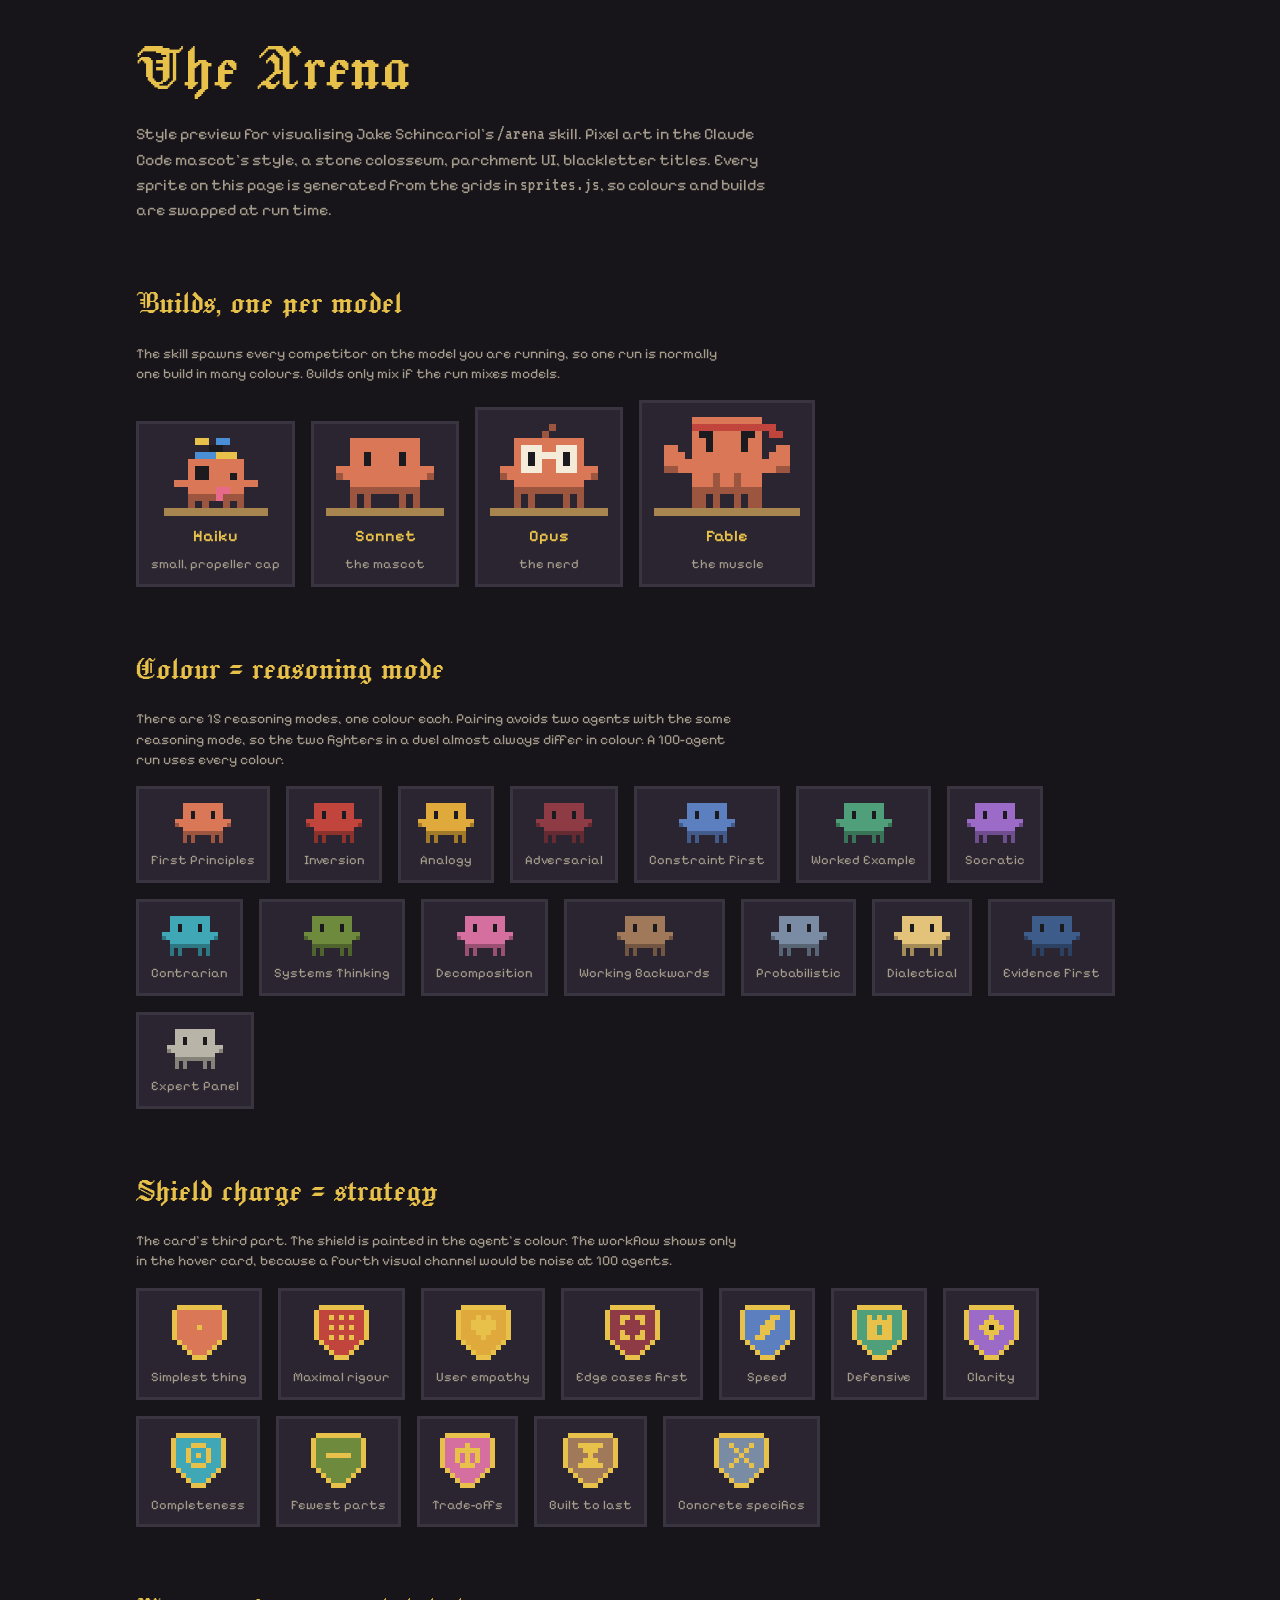
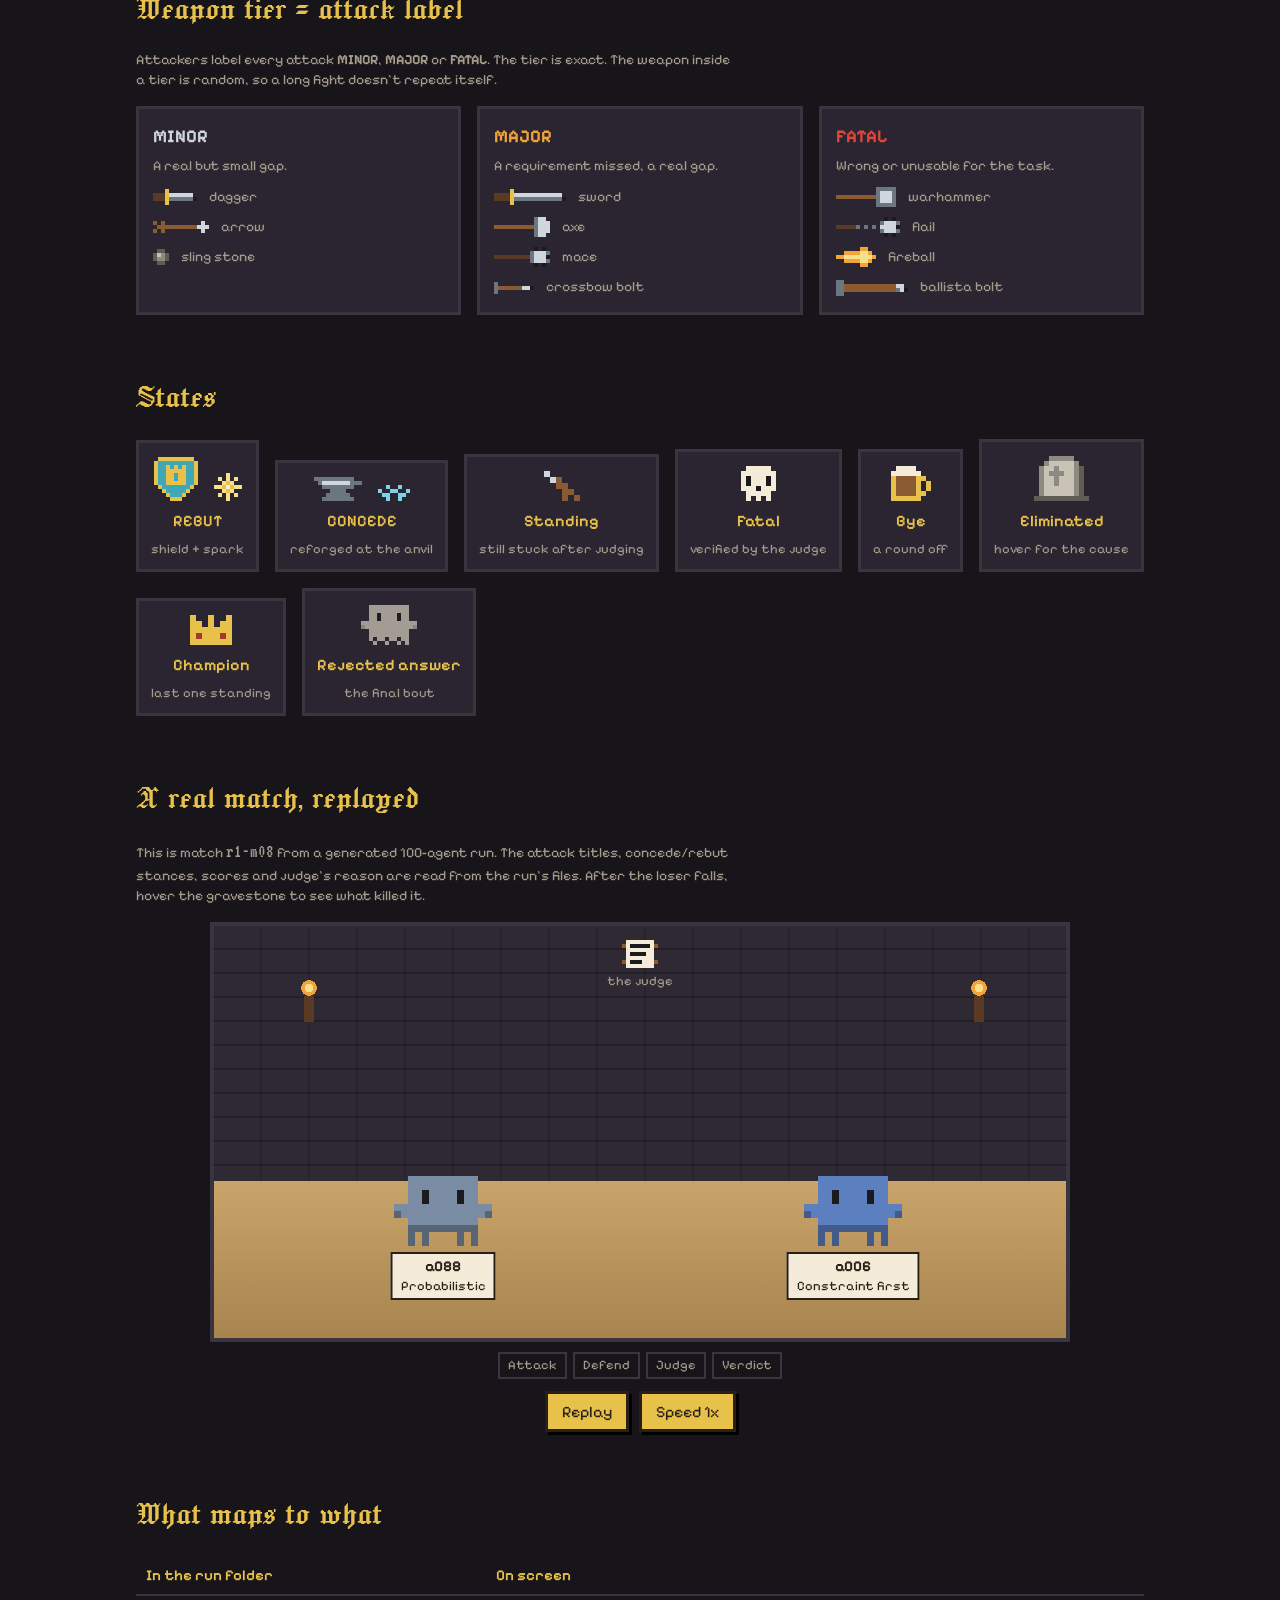
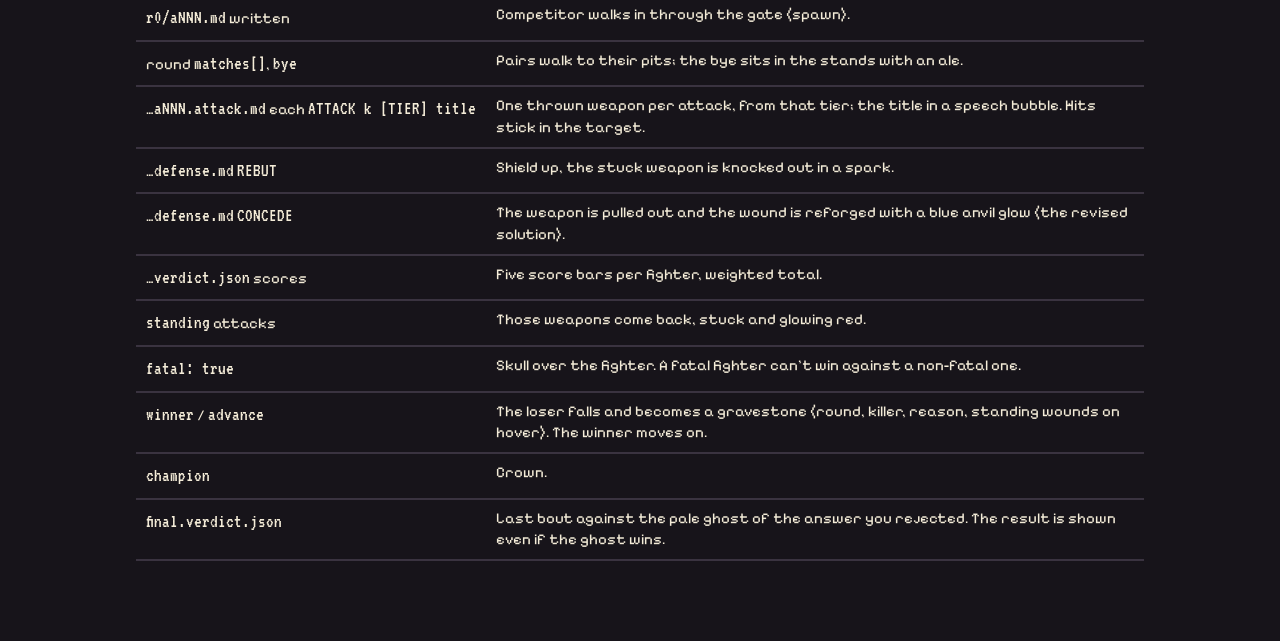
<file: design/arena-preview.html>
<!doctype html>
<html lang="en">
<head>
<meta charset="utf-8">
<meta name="viewport" content="width=device-width, initial-scale=1">
<title>Arena Style Preview</title>
<link rel="preconnect" href="https://fonts.googleapis.com">
<link href="https://fonts.googleapis.com/css2?family=Jacquard+24&family=Pixelify+Sans:wght@400;600&family=VT323&display=swap" rel="stylesheet">
<style>
  :root {
    --night: #17141a;      /* page */
    --stone: #2a2530;      /* panels */
    --stone-2: #3a3340;
    --sand: #c9a46a;       /* arena floor */
    --sand-2: #a8844f;
    --parchment: #f4ecd8;
    --ink: #2a1f17;
    --gold: #e8c14a;
    --blood: #c2453d;
    --steel: #cfd6dc;
    --glow: #7fd1e8;
    --muted: #a59c8c;
    --minor: #cfd6dc;
    --major: #f2a33a;
    --fatal: #e0483c;
  }
  * { box-sizing: border-box; }
  body {
    margin: 0; background: var(--night); color: var(--parchment);
    font-family: 'Pixelify Sans', system-ui, sans-serif; font-size: 16px; line-height: 1.45;
  }
  main { max-width: 1040px; margin: 0 auto; padding: 32px 16px 80px; }
  h1, h2 { font-family: 'Jacquard 24', serif; font-weight: 400; color: var(--gold); margin: 0; }
  h1 { font-size: clamp(44px, 8vw, 72px); line-height: 1; }
  h2 { font-size: 36px; margin-top: 56px; }
  .lede { color: var(--muted); max-width: 70ch; }
  .note { color: var(--muted); font-size: 14px; max-width: 75ch; }
  code, .mono { font-family: 'VT323', monospace; font-size: 19px; }
  svg { display: block; image-rendering: pixelated; }

  .row { display: flex; flex-wrap: wrap; gap: 16px; align-items: flex-end; margin-top: 16px; }
  .card {
    background: var(--stone); border: 3px solid var(--stone-2); padding: 14px 12px 10px;
    display: flex; flex-direction: column; align-items: center; gap: 8px; min-width: 96px;
  }
  .card b { color: var(--gold); font-weight: 600; }
  .card span { font-size: 13px; color: var(--muted); text-align: center; }
  .plinth { padding: 0 10px; border-bottom: 8px solid var(--sand-2); }

  .bob { animation: bob 0.9s steps(2) infinite; }
  @keyframes bob { 50% { transform: translateY(-3px); } }

  .tiers { display: grid; grid-template-columns: repeat(auto-fit, minmax(300px, 1fr)); gap: 16px; margin-top: 16px; }
  .tier { background: var(--stone); border: 3px solid var(--stone-2); padding: 14px; }
  .tier h3 { margin: 0 0 4px; font-size: 18px; }
  .tier .w { display: flex; align-items: center; gap: 12px; margin-top: 10px; font-size: 14px; color: var(--muted); }
  .MINOR h3 { color: var(--minor); } .MAJOR h3 { color: var(--major); } .FATAL h3 { color: var(--fatal); }

  table { border-collapse: collapse; width: 100%; margin-top: 16px; font-size: 15px; }
  th, td { text-align: left; padding: 8px 10px; border-bottom: 2px solid var(--stone-2); vertical-align: top; }
  th { color: var(--gold); font-weight: 600; }
  td:first-child { white-space: nowrap; }
  .table-wrap { overflow-x: auto; }

  /* ---------------------------------------------------------------- duel stage */
  .stage-wrap { margin-top: 16px; overflow-x: auto; }
  .stage {
    position: relative; width: 860px; height: 420px; overflow: hidden; margin: 0 auto;
    background:
      linear-gradient(to bottom, transparent 62%, var(--sand) 62%, var(--sand-2) 100%),
      repeating-linear-gradient(90deg, #2f2934 0 46px, #28232d 46px 48px),
      var(--stone);
    border: 4px solid var(--stone-2);
  }
  .stage::before { /* stone wall courses */
    content: ''; position: absolute; inset: 0 0 38% 0;
    background: repeating-linear-gradient(to bottom, transparent 0 22px, rgba(0,0,0,.25) 22px 24px);
  }
  .torch { position: absolute; top: 70px; width: 10px; height: 26px; background: #5a3a22; }
  .torch::after {
    content: ''; position: absolute; left: -5px; top: -18px; width: 20px; height: 20px;
    background: radial-gradient(circle, #f7e08a 0 30%, #f2a33a 31% 55%, transparent 56%);
    animation: flicker 0.4s steps(2) infinite;
  }
  @keyframes flicker { 50% { transform: scale(1.15) translateY(-2px); opacity: .85; } }
  .judge-box {
    position: absolute; left: 50%; top: 14px; transform: translateX(-50%);
    display: flex; flex-direction: column; align-items: center; gap: 4px;
    font-size: 13px; color: var(--muted);
  }
  .fighter { position: absolute; bottom: 92px; transition: filter .4s; }
  .fighter .body { transform-origin: 50% 100%; }
  .fighter.dead .body { filter: grayscale(1) brightness(.6); }
  .tag {
    position: absolute; bottom: -54px; left: 50%; transform: translateX(-50%); white-space: nowrap;
    text-align: center; font-size: 13px; color: var(--ink); background: var(--parchment);
    padding: 2px 8px; border: 2px solid var(--ink);
  }
  .tag b { display: block; font-size: 15px; }
  .stuck { position: absolute; pointer-events: none; }
  .stuck.standing { filter: drop-shadow(0 0 3px var(--fatal)); }
  .proj { position: absolute; pointer-events: none; z-index: 5; }
  .fx { position: absolute; pointer-events: none; z-index: 6; }
  .bubble {
    position: absolute; z-index: 8; max-width: 300px; padding: 6px 10px;
    background: var(--parchment); color: var(--ink); border: 3px solid var(--ink);
    font-family: 'VT323', monospace; font-size: 19px; line-height: 1.1;
  }
  .bubble::after {
    content: ''; position: absolute; bottom: -12px; left: 24px; border: 6px solid transparent;
    border-top-color: var(--ink);
  }
  .bubble .sev { font-family: 'Pixelify Sans'; font-weight: 600; font-size: 13px; letter-spacing: .04em; }
  .sev.MINOR { color: #5f6b75; } .sev.MAJOR { color: #b8661a; } .sev.FATAL { color: var(--blood); }
  .sev.REBUT { color: #2f6aa8; } .sev.CONCEDE { color: #3c8a5f; }
  .banner {
    position: absolute; left: 50%; top: 150px; transform: translateX(-50%); z-index: 9;
    font-family: 'Jacquard 24', serif; font-size: 44px; color: var(--gold);
    text-shadow: 3px 3px 0 #000; white-space: nowrap; pointer-events: none;
  }
  .scores {
    position: absolute; top: 74px; width: 200px; z-index: 7; font-size: 12px;
    background: rgba(23,20,26,.85); border: 2px solid var(--stone-2); padding: 6px 8px;
  }
  .scores .bar { height: 7px; background: var(--stone-2); margin: 1px 0 4px; }
  .scores .bar i { display: block; height: 100%; width: 0; background: var(--gold); transition: width .6s steps(8); }
  .scores .tot { font-size: 18px; color: var(--gold); }
  .grave { position: absolute; bottom: 92px; cursor: help; z-index: 4; }
  .tip {
    position: absolute; z-index: 20; width: 330px; padding: 10px 12px; display: none;
    background: var(--parchment); color: var(--ink); border: 3px solid var(--ink); font-size: 14px;
  }
  .tip h4 { margin: 0 0 4px; font-family: 'Jacquard 24'; font-weight: 400; font-size: 26px; color: var(--blood); }
  .tip ul { margin: 4px 0 0; padding-left: 18px; }
  .controls { display: flex; gap: 10px; justify-content: center; margin-top: 12px; flex-wrap: wrap; }
  button {
    font: inherit; color: var(--ink); background: var(--gold); border: 3px solid var(--ink);
    padding: 6px 14px; cursor: pointer; box-shadow: 3px 3px 0 #000;
  }
  button:active { transform: translate(2px, 2px); box-shadow: 1px 1px 0 #000; }
  .phase-strip { display: flex; justify-content: center; gap: 6px; margin-top: 10px; font-size: 13px; flex-wrap: wrap; }
  .phase-strip span { padding: 2px 8px; border: 2px solid var(--stone-2); color: var(--muted); }
  .phase-strip span.on { border-color: var(--gold); color: var(--gold); }
  @keyframes shake { 25% { transform: translate(-4px, 2px); } 50% { transform: translate(4px, -2px); } 75% { transform: translate(-2px, 0); } }
  .shake { animation: shake .25s steps(3) 2; }
</style>
</head>
<body>
<main>
  <h1>The Arena</h1>
  <p class="lede">Style preview for visualising Jake Schincariol's <code>/arena</code> skill. Pixel art in the Claude Code mascot's
    style, a stone colosseum, parchment UI, blackletter titles. Every sprite on this page is generated from the grids in
    <code>sprites.js</code>, so colours and builds are swapped at run time.</p>

  <h2>Builds, one per model</h2>
  <p class="note">The skill spawns every competitor on the model you are running, so one run is normally one build in
    many colours. Builds only mix if the run mixes models.</p>
  <div class="row" id="builds"></div>

  <h2>Colour = reasoning mode</h2>
  <p class="note">There are 15 reasoning modes, one colour each. Pairing avoids two agents with the same reasoning mode,
    so the two fighters in a duel almost always differ in colour. A 100-agent run uses every colour.</p>
  <div class="row" id="colours"></div>

  <h2>Shield charge = strategy</h2>
  <p class="note">The card's third part. The shield is painted in the agent's colour. The workflow shows only in the
    hover card, because a fourth visual channel would be noise at 100 agents.</p>
  <div class="row" id="shields"></div>

  <h2>Weapon tier = attack label</h2>
  <p class="note">Attackers label every attack <b>MINOR</b>, <b>MAJOR</b> or <b>FATAL</b>. The tier is exact. The
    weapon inside a tier is random, so a long fight doesn't repeat itself.</p>
  <div class="tiers" id="tiers"></div>

  <h2>States</h2>
  <div class="row" id="states"></div>

  <h2>A real match, replayed</h2>
  <p class="note">This is match <code id="mid"></code> from a generated 100-agent run. The attack titles, concede/rebut
    stances, scores and judge's reason are read from the run's files. After the loser falls, hover the gravestone to
    see what killed it.</p>
  <div class="stage-wrap">
    <div class="stage" id="stage">
      <div class="torch" style="left:90px"></div><div class="torch" style="left:760px"></div>
      <div class="judge-box" id="judge"></div>
    </div>
  </div>
  <div class="phase-strip" id="phases"></div>
  <div class="controls">
    <button id="replay">Replay</button>
    <button id="speed">Speed 1x</button>
  </div>
  <div class="tip" id="tip"></div>

  <h2>What maps to what</h2>
  <div class="table-wrap"><table id="map">
    <tr><th>In the run folder</th><th>On screen</th></tr>
    <tr><td><code>r0/aNNN.md</code> written</td><td>Competitor walks in through the gate (spawn).</td></tr>
    <tr><td>round <code>matches[]</code>, <code>bye</code></td><td>Pairs walk to their pits; the bye sits in the stands with an ale.</td></tr>
    <tr><td><code>…aNNN.attack.md</code> each <code>ATTACK k [TIER] title</code></td><td>One thrown weapon per attack, from that tier; the title in a speech bubble. Hits stick in the target.</td></tr>
    <tr><td><code>…defense.md</code> <code>REBUT</code></td><td>Shield up, the stuck weapon is knocked out in a spark.</td></tr>
    <tr><td><code>…defense.md</code> <code>CONCEDE</code></td><td>The weapon is pulled out and the wound is reforged with a blue anvil glow (the revised solution).</td></tr>
    <tr><td><code>…verdict.json</code> scores</td><td>Five score bars per fighter, weighted total.</td></tr>
    <tr><td><code>standing</code> attacks</td><td>Those weapons come back, stuck and glowing red.</td></tr>
    <tr><td><code>fatal: true</code></td><td>Skull over the fighter. A fatal fighter can't win against a non-fatal one.</td></tr>
    <tr><td><code>winner</code> / <code>advance</code></td><td>The loser falls and becomes a gravestone (round, killer, reason, standing wounds on hover). The winner moves on.</td></tr>
    <tr><td><code>champion</code></td><td>Crown.</td></tr>
    <tr><td><code>final.verdict.json</code></td><td>Last bout against the pale ghost of the answer you rejected. The result is shown even if the ghost wins.</td></tr>
  </table></div>
</main>

<script>
/* Arena sprites: pixel grids in the style of the Claude Code mascot.
 *
 * Every sprite is a list of equal-width strings, one char per pixel, '.' is empty.
 * Fighters are palette-swapped per agent: 'B' body, 'S' body shade (derived), the rest fixed.
 * Classic script (no modules) so the page also works from file://.
 */
(function (root) {
  'use strict';

  // ---------------------------------------------------------------- palette

  const FIXED = {
    E: '#1b1b1f', // eyes
    K: '#1b1b1f', // outline / dark detail
    W: '#f4ecd8', // parchment white
    G: '#f4ecd8', // glasses frame
    T: '#e86a8a', // tongue
    R: '#c2453d', // headband red
    Y: '#e8c14a', // gold
    C: '#4a8fd6', // beanie blue
    M: '#cfd6dc', // bright steel
    D: '#6b7680', // dark steel
    H: '#5a3a22', // leather grip
    O: '#8a5a33', // wood
    F: '#f2a33a', // flame
    P: '#f7e08a', // flame core
    X: '#a33a2a', // ember / blood-free "wound" red
    N: '#8d8a82', // stone
    n: '#5f5c56', // stone shade
    L: '#c9c3b5', // stone light
    A: '#7fd1e8', // magic / reforge glow
  };

  // One body colour per reasoning mode (15). Opponents never share a reasoning mode
  // when the pairing can avoid it, so a duel is almost always two different colours.
  const REASONING_COLOURS = {
    'first-principles': '#d97757', // Claude orange
    'inversion': '#c2453d',
    'analogy': '#e0a93b',
    'adversarial': '#8e3b46',
    'constraint-first': '#5b7fbf',
    'worked-example': '#4fa07a',
    'socratic': '#9b6bc7',
    'contrarian': '#3fa7b5',
    'systems-thinking': '#6e8b3d',
    'decomposition': '#d46fa0',
    'working-backwards': '#a0785a',
    'probabilistic': '#7a8ca3',
    'dialectical': '#e3c27a',
    'evidence-first': '#3e5c8a',
    'expert-panel': '#b9b4a8',
  };

  function shade(hex, f) {
    const n = parseInt(hex.slice(1), 16);
    const c = [n >> 16, (n >> 8) & 255, n & 255].map(v => Math.max(0, Math.min(255, Math.round(v * f))));
    return '#' + c.map(v => v.toString(16).padStart(2, '0')).join('');
  }

  // ---------------------------------------------------------------- fighters
  // One build per model family. The arena runs N copies of one model, so a run
  // normally shows one build in 15 colours; mixed builds appear only if a run mixes models.

  const BUILDS = {
    // Sonnet: the mascot as is.
    sonnet: [
      '..BBBBBBBBBB..',
      '..BBBBBBBBBB..',
      '..BBEBBBBEBB..',
      '..BBEBBBBEBB..',
      'BBBBBBBBBBBBBB',
      'SBBBBBBBBBBBBS',
      '..BBBBBBBBBB..',
      '..SSSSSSSSSS..',
      '..S.S....S.S..',
      '..S.S....S.S..',
    ],
    // Haiku: small, propeller beanie, mismatched eyes, tongue out.
    haiku: [
      '...YY.CC....',
      '.....KK.....',
      '...CCCYYY...',
      '..BBBBBBBB..',
      '..BEEBBBBB..',
      '..BEEBBBEB..',
      'BBBBBBBBBBBB',
      '..BBBBTTBB..',
      '..SSSSTSSS..',
      '..S.S..S.S..',
    ],
    // Opus: the nerd. Thick glasses, cowlick.
    opus: [
      '.......S......',
      '......S.......',
      '..BBBBBBBBBB..',
      '..BGGGBBGGGB..',
      '..BGEGGGGEGB..',
      '..BGEGBBGEGB..',
      'BBBGGGBBGGGBBB',
      'SBBBBBBBBBBBBS',
      '..BBBBBBBBBB..',
      '..SSSSSSSSSS..',
      '..S.S....S.S..',
      '..S.S....S.S..',
    ],
    // Fable: the muscle. Headband, angry brows, flexed arms, thick legs.
    fable: [
      '....BBBBBBBBBB....',
      '....RRRRRRRRRRRR..',
      '....BKKBBBBKKB.RR.',
      '....BBEBBBBEBB....',
      'BB..BBEBBBBEBB..BB',
      'BBB.BBBBBBBBBB.BBB',
      'BBBBBBBBBBBBBBBBBB',
      'SSBBBBBBBBBBBBBBSS',
      '....BBBSBBSBBB....',
      '....BBBSBBSBBB....',
      '....SSSSSSSSSS....',
      '....SS.S..S.SS....',
      '....SS.S..S.SS....',
    ],
  };

  // The rejected answer, for the final check: a pale ghost of the plain build.
  const GHOST = [
    '..WWWWWWWWWW..',
    '..WWWWWWWWWW..',
    '..WWKWWWWKWW..',
    '..WWKWWWWKWW..',
    'WWWWWWWWWWWWWW',
    'LWWWWWWWWWWWWL',
    '..WWWWWWWWWW..',
    '..WWWWWWWWWW..',
    '..W.WW.WW.WW..',
    '...W..W..W.W..',
  ];

  // ---------------------------------------------------------------- weapons
  // All drawn pointing right. Tier is the attack's label from the attacker's file,
  // which is the only part of the visual that must be exact; the weapon inside a tier is random.

  const WEAPONS = {
    MINOR: {
      dagger: [
        '...Y.......',
        'HHHYMMMMMM.',
        'HHHYDDDDDDK',
        '...Y.......',
      ],
      arrow: [
        'O.O.........M.',
        '.OOOOOOOOOOMMM',
        'O.O.........M.',
      ],
      'sling stone': [
        '.nn.',
        'nLNn',
        'nNNn',
        '.nn.',
      ],
    },
    MAJOR: {
      sword: [
        '....Y.............',
        'HHHHYMMMMMMMMMMMM.',
        'HHHHYDDDDDDDDDDDDK',
        '....Y.............',
      ],
      axe: [
        '..........DMM.',
        '..........DMMM',
        'OOOOOOOOOODMMM',
        '..........DMMM',
        '..........DMM.',
      ],
      mace: [
        '..........K.K.',
        '.........DMMMD',
        'HHHHHHHHHDMMMK',
        '.........DMMMD',
        '..........K.K.',
      ],
      'crossbow bolt': [
        'D.........',
        'DOOOOOOMMK',
        'D.........',
      ],
    },
    FATAL: {
      warhammer: [
        '..........DDDDD',
        '..........DMMMD',
        'OOOOOOOOOODMMMD',
        '..........DMMMD',
        '..........DDDDD',
      ],
      flail: [
        '............K.K.',
        '...........DMMMD',
        'HHHHHD.D.D.MMMMK',
        '...........DMMMD',
        '............K.K.',
      ],
      fireball: [
        '......FF..',
        '..FFFFPPF.',
        'FFPPPPPPPF',
        '..FFFFPPF.',
        '......FF..',
      ],
      'ballista bolt': [
        'DD................',
        'DDOOOOOOOOOOOOOMM.',
        'DDOOOOOOOOOOOOODMK',
        'DD................',
      ],
    },
  };

  // ---------------------------------------------------------------- props and effects

  const PROPS = {
    // REBUT: the shield comes up and the hit glances off.
    shield: [
      '.YYYYYYYYY.',
      'YBBBBBBBBBY',
      'YBBBBBBBBBY',
      'YBBBBBBBBBY',
      'YBBBBBBBBBY',
      'YBBBBBBBBBY',
      'YBBBBBBBBBY',
      '.YBBBBBBBY.',
      '..YBBBBBY..',
      '...YBBBY...',
      '....YYY....',
    ],
    spark: [
      '...P...',
      '.P.P.P.',
      '..PYP..',
      'PPYWYPP',
      '..PYP..',
      '.P.P.P.',
      '...P...',
    ],
    // CONCEDE: the hit lands and sticks until the defender reforges at the anvil.
    stuck: [
      'M.....',
      '.MO...',
      '..OO..',
      '...OO.',
      '...O.O',
    ],
    anvil: [
      'DDDDDDDDDD..',
      '.DMMMMMMMDDD',
      '..DDDDDDDD..',
      '....DDDD....',
      '...DDDDDD...',
      '..DDDDDDDD..',
    ],
    glow: [
      '..A..A..',
      'A..AA..A',
      '.AA..AA.',
      '..A..A..',
    ],
    // The judge's verdict.
    crown: [
      'Y..Y..Y',
      'YY.Y.YY',
      'YYYYYYY',
      'YXYYYXY',
      'YYYYYYY',
    ],
    skull: [
      '.WWWWW.',
      'WWWWWWW',
      'WKWWWKW',
      'WKWWWKW',
      'WWWKWWW',
      '.WWWWW.',
      '.W.W.W.',
    ],
    // Eliminated: a gravestone in the yard, hover it for the cause of death.
    tombstone: [
      '...NNNNN...',
      '..NLLLLLN..',
      '.NLLNLLLNn.',
      '.NLNNNLLNn.',
      '.NLLNLLLNn.',
      '.NLLNLLLNn.',
      '.NLLLLLLNn.',
      '.NLLLLLLNn.',
      'nnnnnnnnnnn',
    ],
    // A bye: a round off with an ale.
    tankard: [
      '.WWWW..',
      'WWWWWW.',
      'YOOOOYY',
      'YOOOOY.Y',
      'YOOOOY.Y',
      'YOOOOYY',
      'YYYYYY.',
    ],
    scroll: [
      '.WWWWWWW.',
      'OWKKKKKWO',
      '.WWWWWWW.',
      '.WKKKKWW.',
      '.WWWWWWW.',
      'OWKKKWWWO',
      '.WWWWWWW.',
    ],
  };

  // Shield charges, one per strategy (5x5, painted in 'Y' over the body colour).
  const CHARGES = {
    'simplest': ['.....', '.....', '..Y..', '.....', '.....'],
    'maximal-rigour': ['Y.Y.Y', '.....', 'Y.Y.Y', '.....', 'Y.Y.Y'],
    'user-empathy': ['.Y.Y.', 'YYYYY', 'YYYYY', '.YYY.', '..Y..'],
    'edge-cases-first': ['YY.YY', 'Y...Y', '.....', 'Y...Y', 'YY.YY'],
    'speed': ['...YY', '..YY.', '.YYY.', '.YY..', 'YY...'],
    'defensive': ['Y.Y.Y', 'YYYYY', 'YY.YY', 'YY.YY', 'YYYYY'],
    'clarity': ['..Y..', '.YYY.', 'YYKYY', '.YYY.', '..Y..'],
    'completeness': ['.YYY.', 'Y...Y', 'Y.Y.Y', 'Y...Y', '.YYY.'],
    'fewest-moving-parts': ['.....', '.....', 'YYYYY', '.....', '.....'],
    'explicit-trade-offs': ['..Y..', 'YYYYY', 'Y.Y.Y', 'Y.Y.Y', '.YYY.'],
    'built-to-last': ['YYYYY', '.YYY.', '..Y..', '.YYY.', 'YYYYY'],
    'concrete-specifics': ['Y...Y', '.Y.Y.', '..Y..', '.Y.Y.', 'Y...Y'],
  };

  // ---------------------------------------------------------------- render

  /** Render a grid as an SVG string. body: hex for 'B'. flip: mirror horizontally. */
  function svg(grid, { px = 4, body = '#d97757', flip = false, overrides = {}, title = '' } = {}) {
    const w = Math.max(...grid.map(r => r.length));
    const h = grid.length;
    const pal = Object.assign({}, FIXED, { B: body, S: shade(body, 0.72) }, overrides);
    const rects = [];
    grid.forEach((row, y) => {
      for (let x = 0; x < row.length; x++) {
        const ch = row[x];
        if (ch === '.' || ch === ' ') continue;
        const fill = pal[ch];
        if (!fill) continue;
        const gx = flip ? w - 1 - x : x;
        rects.push(`<rect x="${gx}" y="${y}" width="1.02" height="1.02" fill="${fill}"/>`);
      }
    });
    const t = title ? `<title>${title}</title>` : '';
    return `<svg xmlns="http://www.w3.org/2000/svg" viewBox="0 0 ${w} ${h}" width="${w * px}" height="${h * px}" shape-rendering="crispEdges">${t}${rects.join('')}</svg>`;
  }

  /** A shield in the agent's colour with its strategy charge on it. */
  function shieldFor(body, strategyId, px) {
    const g = PROPS.shield.map(r => r.split(''));
    const ch = CHARGES[strategyId] || CHARGES.simplest;
    ch.forEach((row, y) => [...row].forEach((c, x) => { if (c !== '.') g[y + 2][x + 3] = c; }));
    return svg(g.map(r => r.join('')), { px, body });
  }

  function pick(tier, rnd = Math.random) {
    const names = Object.keys(WEAPONS[tier]);
    const name = names[Math.floor(rnd() * names.length)];
    return { name, grid: WEAPONS[tier][name] };
  }

  root.ArenaSprites = { FIXED, REASONING_COLOURS, BUILDS, GHOST, WEAPONS, PROPS, CHARGES, shade, svg, shieldFor, pick };
})(typeof window !== 'undefined' ? window : globalThis);

</script>
<script>
window.SAMPLE_MATCH = {
 "match": "r1-m08",
 "round": 1,
 "a": {
  "id": "a088",
  "card": {
   "reasoning": "probabilistic",
   "workflow": "options-matrix",
   "strategy": "edge-cases-first"
  },
  "cardNames": {
   "reasoning": "Probabilistic",
   "workflow": "Options matrix",
   "strategy": "Edge cases first"
  },
  "taken": [
   {
    "n": 1,
    "tier": "FATAL",
    "title": "No call to action",
    "stance": "CONCEDE",
    "answer": "Right. Fixed: no call to action."
   },
   {
    "n": 2,
    "tier": "MINOR",
    "title": "Price math is off",
    "stance": "REBUT",
    "answer": "Wrong. The task never asks for that; see the second line of the task."
   },
   {
    "n": 3,
    "tier": "FATAL",
    "title": "Generic SaaS phrasing",
    "stance": "REBUT",
    "answer": "Wrong. The task never asks for that; see the second line of the task."
   }
  ]
 },
 "b": {
  "id": "a006",
  "card": {
   "reasoning": "constraint-first",
   "workflow": "outline-first",
   "strategy": "simplest"
  },
  "cardNames": {
   "reasoning": "Constraint first",
   "workflow": "Outline first",
   "strategy": "Simplest thing that works"
  },
  "taken": [
   {
    "n": 1,
    "tier": "MAJOR",
    "title": "Price math is off",
    "stance": "REBUT",
    "answer": "Wrong. The task never asks for that; see the second line of the task."
   },
   {
    "n": 2,
    "tier": "MINOR",
    "title": "No call to action",
    "stance": "REBUT",
    "answer": "Wrong. The task never asks for that; see the second line of the task."
   },
   {
    "n": 3,
    "tier": "MAJOR",
    "title": "Never mentions the three plans",
    "stance": "CONCEDE",
    "answer": "Right. Fixed: never mentions the three plans."
   }
  ]
 },
 "winner": "a006",
 "loser": "a088",
 "reason": "a006 fixed every attack it conceded; the other left a fatal miscount standing.",
 "totals": {
  "a088": 79.5,
  "a006": 81.0
 },
 "scores": {
  "a088": {
   "correctness": 8,
   "completeness": 10,
   "specificity": 7,
   "robustness": 6,
   "clarity": 8,
   "fatal": true
  },
  "a006": {
   "correctness": 8,
   "completeness": 9,
   "specificity": 9,
   "robustness": 7,
   "clarity": 7,
   "fatal": false
  }
 },
 "standing": {
  "a088": [
   "Generic SaaS phrasing"
  ],
  "a006": []
 }
};

</script>
<script>
(() => {
  const S = window.ArenaSprites;
  const $ = (s, r = document) => r.querySelector(s);
  const el = (tag, cls, html) => { const e = document.createElement(tag); if (cls) e.className = cls; if (html != null) e.innerHTML = html; return e; };
  const title = s => s.replace(/(^|-)(\w)/g, (_, d, c) => (d ? ' ' : '') + c.toUpperCase());
  const orange = S.REASONING_COLOURS['first-principles'];

  // ---- builds
  const builds = [['haiku', 'Haiku', 'small, propeller cap'], ['sonnet', 'Sonnet', 'the mascot'],
                  ['opus', 'Opus', 'the nerd'], ['fable', 'Fable', 'the muscle']];
  for (const [k, name, sub] of builds) {
    const c = el('div', 'card');
    const p = el('div', 'plinth'); p.append(el('div', 'bob', S.svg(S.BUILDS[k], { px: 7, body: orange })));
    c.append(p, el('b', null, name), el('span', null, sub));
    $('#builds').append(c);
  }
  // ---- colours
  for (const [id, hex] of Object.entries(S.REASONING_COLOURS)) {
    const c = el('div', 'card');
    c.append(el('div', null, S.svg(S.BUILDS.sonnet, { px: 4, body: hex })), el('span', null, title(id)));
    $('#colours').append(c);
  }
  // ---- shields
  const strategyNames = { 'simplest': 'Simplest thing', 'maximal-rigour': 'Maximal rigour', 'user-empathy': 'User empathy',
    'edge-cases-first': 'Edge cases first', 'speed': 'Speed', 'defensive': 'Defensive', 'clarity': 'Clarity',
    'completeness': 'Completeness', 'fewest-moving-parts': 'Fewest parts', 'explicit-trade-offs': 'Trade-offs',
    'built-to-last': 'Built to last', 'concrete-specifics': 'Concrete specifics' };
  Object.keys(S.CHARGES).forEach((id, i) => {
    const c = el('div', 'card');
    const hex = Object.values(S.REASONING_COLOURS)[i];
    c.append(el('div', null, S.shieldFor(hex, id, 5)), el('span', null, strategyNames[id]));
    $('#shields').append(c);
  });
  // ---- weapons
  const tierText = { MINOR: 'A real but small gap.', MAJOR: 'A requirement missed, a real gap.', FATAL: 'Wrong or unusable for the task.' };
  for (const tier of ['MINOR', 'MAJOR', 'FATAL']) {
    const t = el('div', 'tier ' + tier, `<h3>${tier}</h3><span class="note">${tierText[tier]}</span>`);
    for (const [name, grid] of Object.entries(S.WEAPONS[tier])) {
      const w = el('div', 'w'); w.append(el('div', null, S.svg(grid, { px: 4 })), el('span', null, name)); t.append(w);
    }
    $('#tiers').append(t);
  }
  // ---- states
  const states = [
    ['REBUT', 'shield + spark', S.shieldFor(S.REASONING_COLOURS.contrarian, 'defensive', 4) + S.svg(S.PROPS.spark, { px: 4 })],
    ['CONCEDE', 'reforged at the anvil', S.svg(S.PROPS.anvil, { px: 4 }) + S.svg(S.PROPS.glow, { px: 4 })],
    ['Standing', 'still stuck after judging', S.svg(S.PROPS.stuck, { px: 6 })],
    ['Fatal', 'verified by the judge', S.svg(S.PROPS.skull, { px: 5 })],
    ['Bye', 'a round off', S.svg(S.PROPS.tankard, { px: 5 })],
    ['Eliminated', 'hover for the cause', S.svg(S.PROPS.tombstone, { px: 5 })],
    ['Champion', 'last one standing', S.svg(S.PROPS.crown, { px: 6 })],
    ['Rejected answer', 'the final bout', `<div style="opacity:.6">${S.svg(S.GHOST, { px: 4 })}</div>`],
  ];
  for (const [name, sub, art] of states) {
    const c = el('div', 'card'); c.append(el('div', 'row', art)); c.lastChild.style.margin = 0;
    c.append(el('b', null, name), el('span', null, sub)); $('#states').append(c);
  }

  // ---------------------------------------------------------------- the duel
  const M = window.SAMPLE_MATCH;
  $('#mid').textContent = M.match;
  const stage = $('#stage');
  const PX = 7;
  const PHASES = ['Attack', 'Defend', 'Judge', 'Verdict'];
  $('#phases').innerHTML = PHASES.map(p => `<span data-p="${p}">${p}</span>`).join('');
  let speed = 1, runId = 0;
  const wait = ms => new Promise(r => setTimeout(r, ms / speed));
  const phase = p => document.querySelectorAll('#phases span').forEach(s => s.classList.toggle('on', s.dataset.p === p));
  const rng = (() => { let x = 7; return () => (x = (x * 16807) % 2147483647) / 2147483647; })();

  function fighter(side, x) {
    const f = M[side];
    const colour = S.REASONING_COLOURS[f.card.reasoning];
    const flip = side === 'b';
    const node = el('div', 'fighter');
    node.style.left = x + 'px';
    const body = el('div', 'body', S.svg(S.BUILDS.sonnet, { px: PX, body: colour, flip }));
    const shield = el('div', 'fx', S.shieldFor(colour, f.card.strategy, 4));
    shield.style.cssText += `left:${flip ? -22 : 84}px; top:20px; opacity:0;`;
    node.append(body, shield, el('div', 'tag', `<b>${f.id}</b>${f.cardNames.reasoning}`));
    stage.append(node);
    return { side, data: f, node, body, shield, colour, flip, x, wounds: {} };
  }

  function bubble(over, html, ms = 1500) {
    const b = el('div', 'bubble', html);
    b.style.left = (over.x - 30 + (over.flip ? -120 : 0)) + 'px';
    b.style.bottom = (92 + 90) + 'px';
    stage.append(b);
    setTimeout(() => b.remove(), ms / speed);
    return b;
  }

  async function throwAt(from, to, atk) {
    const w = S.pick(atk.tier, rng);
    from.body.animate([{ transform: 'translateX(0)' }, { transform: `translateX(${from.flip ? -18 : 18}px)` }, { transform: 'translateX(0)' }],
      { duration: 300 / speed, easing: 'steps(3)' });
    bubble(from, `<span class="sev ${atk.tier}">${atk.tier} · ${w.name}</span><br>${atk.title}`, 1700);
    const p = el('div', 'proj', S.svg(w.grid, { px: atk.tier === 'FATAL' ? 4 : 3, flip: from.flip }));
    const sx = from.x + (from.flip ? -10 : 90), ex = to.x + (to.flip ? 10 : 40);
    const y = 240 - 60 - rng() * 30;
    p.style.left = sx + 'px'; p.style.top = y + 'px';
    stage.append(p);
    const arc = atk.tier === 'FATAL' ? -70 : -30;
    await p.animate([
      { transform: 'translate(0,0) rotate(0deg)' },
      { transform: `translate(${(ex - sx) / 2}px, ${arc}px) rotate(${w.name === 'axe' || w.name === 'warhammer' ? (from.flip ? -180 : 180) : 0}deg)` },
      { transform: `translate(${ex - sx}px, 0) rotate(${w.name === 'axe' || w.name === 'warhammer' ? (from.flip ? -360 : 360) : 0}deg)` },
    ], { duration: 650 / speed, easing: 'linear' }).finished;
    p.remove();
    // impact
    if (atk.tier === 'FATAL') { stage.classList.remove('shake'); void stage.offsetWidth; stage.classList.add('shake'); }
    to.body.animate([{ filter: 'brightness(3)' }, { filter: 'none' }], { duration: 200 / speed, easing: 'steps(2)' });
    const s = el('div', 'stuck', S.svg(S.PROPS.stuck, { px: 4, flip: !to.flip }));
    s.style.left = (to.flip ? 10 + rng() * 40 : 20 + rng() * 40) + 'px';
    s.style.top = (8 + rng() * 34) + 'px';
    to.node.append(s);
    to.wounds[atk.n] = s;
  }

  async function defend(f, atk) {
    const wound = f.wounds[atk.n];
    if (atk.stance === 'REBUT') {
      f.shield.animate([{ opacity: 0 }, { opacity: 1 }, { opacity: 1 }, { opacity: 0 }], { duration: 900 / speed, easing: 'steps(4)' });
      const sp = el('div', 'fx', S.svg(S.PROPS.spark, { px: 4 }));
      sp.style.left = wound.style.left; sp.style.top = wound.style.top;
      f.node.append(sp);
      wound.animate([{ transform: 'none', opacity: 1 }, { transform: `translate(${f.flip ? 60 : -60}px,-50px) rotate(200deg)`, opacity: 0 }],
        { duration: 600 / speed, fill: 'forwards' });
      setTimeout(() => sp.remove(), 500 / speed);
    } else {
      const g = el('div', 'fx', S.svg(S.PROPS.glow, { px: 4 }));
      g.style.left = wound.style.left; g.style.top = wound.style.top;
      f.node.append(g);
      g.animate([{ transform: 'translateY(0)', opacity: 1 }, { transform: 'translateY(-30px)', opacity: 0 }], { duration: 900 / speed });
      wound.animate([{ opacity: 1 }, { opacity: 0 }], { duration: 600 / speed, fill: 'forwards' });
      setTimeout(() => g.remove(), 900 / speed);
    }
    bubble(f, `<span class="sev ${atk.stance}">${atk.stance}</span><br>${atk.answer}`, 1500);
    await wait(1100);
  }

  function scorePanel(f, left) {
    const sc = M.scores[f.data.id];
    const p = el('div', 'scores');
    p.style.left = left + 'px';
    const rows = [['correctness', 30], ['completeness', 25], ['robustness', 20], ['specificity', 15], ['clarity', 10]];
    p.innerHTML = rows.map(([k, w]) => `${k} <span style="float:right">${sc[k]}/10 ×${w}</span><div class="bar"><i data-v="${sc[k]}"></i></div>`).join('')
      + `<div class="tot">${M.totals[f.data.id]}</div>`;
    stage.append(p);
    requestAnimationFrame(() => p.querySelectorAll('i').forEach(i => i.style.width = i.dataset.v * 10 + '%'));
    return p;
  }

  function banner(text, ms = 1400) {
    const b = el('div', 'banner', text); stage.append(b);
    b.animate([{ opacity: 0, transform: 'translateX(-50%) scale(.6)' }, { opacity: 1, transform: 'translateX(-50%) scale(1)' }], { duration: 250 / speed, easing: 'steps(3)' });
    setTimeout(() => b.remove(), ms / speed);
  }

  async function run() {
    const me = ++runId;
    stage.querySelectorAll('.fighter,.bubble,.proj,.scores,.grave,.banner,.fx').forEach(n => n.remove());
    $('#judge').innerHTML = S.svg(S.PROPS.scroll, { px: 4 }) + '<span>the judge</span>';
    const A = fighter('a', 180), B = fighter('b', 590);
    const alive = () => me === runId;
    banner(`Round ${M.round} · ${M.match}`); await wait(1600); if (!alive()) return;

    // ATTACK: both attack files are written in the same wave; we interleave them.
    phase('Attack');
    const volleys = [];
    const n = Math.max(A.data.taken.length, B.data.taken.length);
    for (let i = 0; i < n; i++) {
      if (B.data.taken[i]) volleys.push([A, B, B.data.taken[i]]);
      if (A.data.taken[i]) volleys.push([B, A, A.data.taken[i]]);
    }
    for (const [from, to, atk] of volleys) { await throwAt(from, to, atk); await wait(650); if (!alive()) return; }
    await wait(500);

    // DEFEND
    phase('Defend');
    for (const f of [A, B]) {
      if (!f.data.taken.length) { bubble(f, '<span class="sev REBUT">NO ATTACKS RECEIVED</span>'); await wait(1000); }
      for (const atk of f.data.taken) { await defend(f, atk); if (!alive()) return; }
    }

    // JUDGE
    phase('Judge');
    $('#judge').firstElementChild.animate([{ transform: 'rotate(-8deg)' }, { transform: 'rotate(8deg)' }, { transform: 'none' }], { duration: 600 / speed, iterations: 2 });
    scorePanel(A, 20); scorePanel(B, 636);
    for (const f of [A, B]) {
      for (const t of (M.standing[f.data.id] || [])) {
        const atk = f.data.taken.find(x => x.title === t);
        const w = atk && f.wounds[atk.n];
        if (w) { w.getAnimations().forEach(a => a.cancel()); w.style.opacity = 1; w.classList.add('standing'); }
      }
      if (M.scores[f.data.id].fatal) {
        const sk = el('div', 'fx', S.svg(S.PROPS.skull, { px: 4 }));
        sk.style.left = '36px'; sk.style.top = '-46px'; f.node.append(sk);
        sk.animate([{ transform: 'translateY(10px)', opacity: 0 }, { transform: 'none', opacity: 1 }], { duration: 400 / speed, easing: 'steps(4)' });
      }
    }
    await wait(2600); if (!alive()) return;

    // VERDICT
    phase('Verdict');
    const W = M.winner === A.data.id ? A : B, L = W === A ? B : A;
    banner(`${W.data.id} goes through`, 1800);
    const cr = el('div', 'fx', S.svg(S.PROPS.crown, { px: 4 })); cr.style.cssText += 'left:34px; top:-34px;'; W.node.append(cr);
    L.node.classList.add('dead');
    await L.body.animate([{ transform: 'rotate(0)' }, { transform: `rotate(${L.flip ? 90 : -90}deg)` }], { duration: 700 / speed, easing: 'steps(4)', fill: 'forwards' }).finished;
    await wait(700); if (!alive()) return;
    L.node.animate([{ opacity: 1 }, { opacity: 0 }], { duration: 500 / speed, fill: 'forwards' });
    const g = el('div', 'grave', S.svg(S.PROPS.tombstone, { px: 7 }));
    g.style.left = (L.x + 16) + 'px';
    stage.append(g);
    g.animate([{ transform: 'translateY(40px)', opacity: 0 }, { transform: 'none', opacity: 1 }], { duration: 500 / speed, easing: 'steps(5)' });
    wireTip(g, L, W);
  }

  function wireTip(g, L, W) {
    const tip = $('#tip');
    const standing = M.standing[L.data.id] || [];
    const fatal = M.scores[L.data.id].fatal;
    const killers = L.data.taken.filter(a => standing.includes(a.title));
    tip.innerHTML = `<h4>Here lies ${L.data.id}</h4>
      <div>${L.data.cardNames.reasoning} · ${L.data.cardNames.workflow} · ${L.data.cardNames.strategy}</div>
      <div style="margin-top:6px">Fell in round ${M.round} to <b>${W.data.id}</b>, ${M.totals[L.data.id]} to ${M.totals[W.data.id]}.</div>
      ${fatal ? '<div style="color:var(--blood)"><b>Verified fatal flaw.</b></div>' : ''}
      <div style="margin-top:6px"><b>What killed it:</b>${killers.length ? '<ul>' + killers.map(k => `<li>[${k.tier}] ${k.title}, rebutted but still standing</li>`).join('') + '</ul>' : ' outscored, nothing left standing'}</div>
      <div style="margin-top:6px"><b>Judge:</b> ${M.reason}</div>`;
    g.onmouseenter = e => {
      const r = g.getBoundingClientRect();
      tip.style.display = 'block';
      tip.style.left = Math.max(8, Math.min(window.scrollX + r.left - 140, window.scrollX + document.documentElement.clientWidth - 346)) + 'px';
      tip.style.top = (window.scrollY + r.top - tip.offsetHeight - 10) + 'px';
    };
    g.onmouseleave = () => tip.style.display = 'none';
  }

  $('#replay').onclick = run;
  $('#speed').onclick = e => { speed = speed === 1 ? 2 : speed === 2 ? 4 : 1; e.target.textContent = `Speed ${speed}x`; };
  run();
})();
</script>
</body>
</html>
</file>
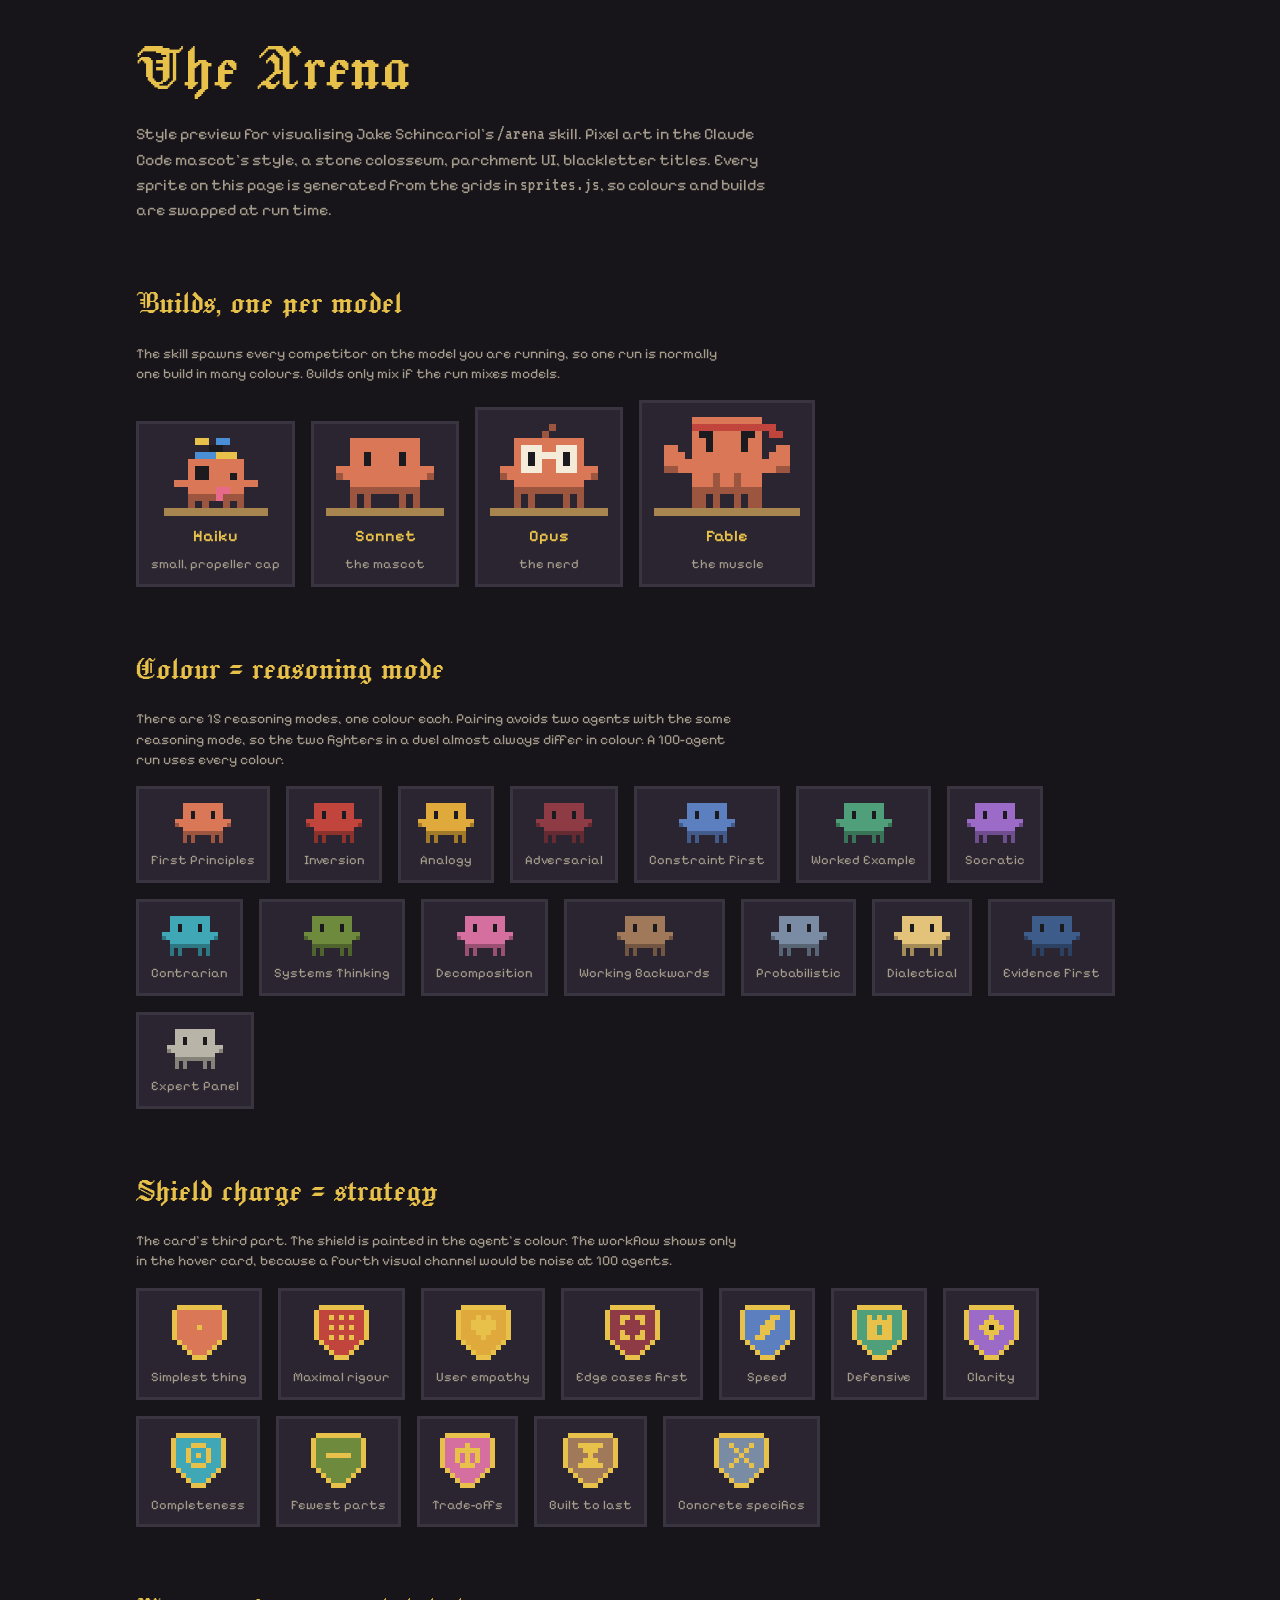
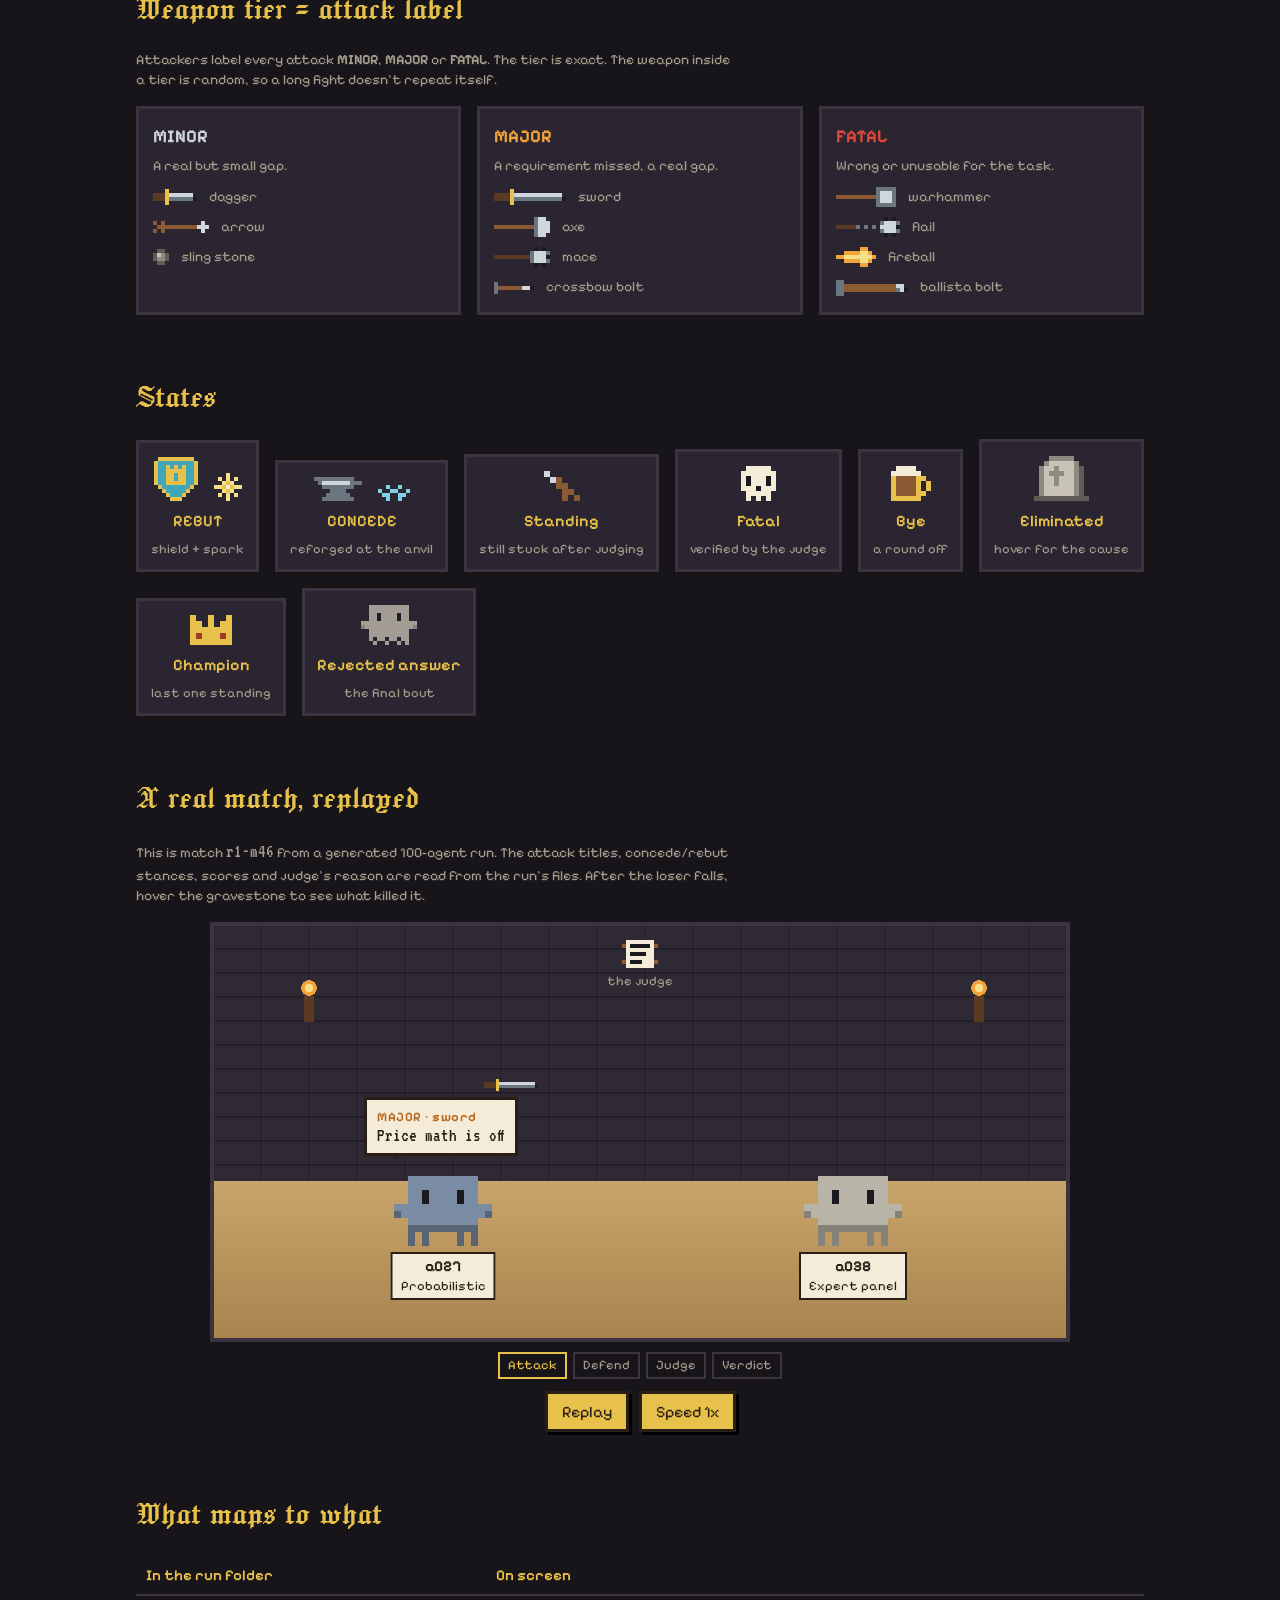
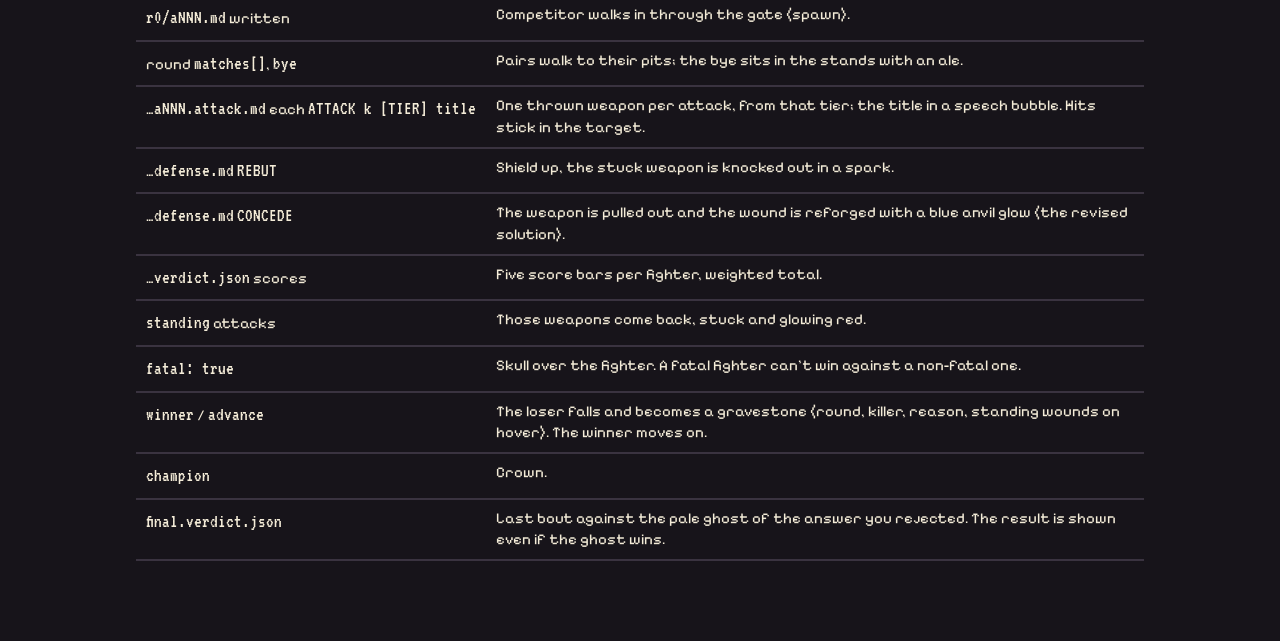
<file: design/preview.html>
<!doctype html>
<html lang="en">
<head>
<meta charset="utf-8">
<meta name="viewport" content="width=device-width, initial-scale=1">
<title>Arena Style Preview</title>
<link rel="preconnect" href="https://fonts.googleapis.com">
<link href="https://fonts.googleapis.com/css2?family=Jacquard+24&family=Pixelify+Sans:wght@400;600&family=VT323&display=swap" rel="stylesheet">
<style>
  :root {
    --night: #17141a;      /* page */
    --stone: #2a2530;      /* panels */
    --stone-2: #3a3340;
    --sand: #c9a46a;       /* arena floor */
    --sand-2: #a8844f;
    --parchment: #f4ecd8;
    --ink: #2a1f17;
    --gold: #e8c14a;
    --blood: #c2453d;
    --steel: #cfd6dc;
    --glow: #7fd1e8;
    --muted: #a59c8c;
    --minor: #cfd6dc;
    --major: #f2a33a;
    --fatal: #e0483c;
  }
  * { box-sizing: border-box; }
  body {
    margin: 0; background: var(--night); color: var(--parchment);
    font-family: 'Pixelify Sans', system-ui, sans-serif; font-size: 16px; line-height: 1.45;
  }
  main { max-width: 1040px; margin: 0 auto; padding: 32px 16px 80px; }
  h1, h2 { font-family: 'Jacquard 24', serif; font-weight: 400; color: var(--gold); margin: 0; }
  h1 { font-size: clamp(44px, 8vw, 72px); line-height: 1; }
  h2 { font-size: 36px; margin-top: 56px; }
  .lede { color: var(--muted); max-width: 70ch; }
  .note { color: var(--muted); font-size: 14px; max-width: 75ch; }
  code, .mono { font-family: 'VT323', monospace; font-size: 19px; }
  svg { display: block; image-rendering: pixelated; }

  .row { display: flex; flex-wrap: wrap; gap: 16px; align-items: flex-end; margin-top: 16px; }
  .card {
    background: var(--stone); border: 3px solid var(--stone-2); padding: 14px 12px 10px;
    display: flex; flex-direction: column; align-items: center; gap: 8px; min-width: 96px;
  }
  .card b { color: var(--gold); font-weight: 600; }
  .card span { font-size: 13px; color: var(--muted); text-align: center; }
  .plinth { padding: 0 10px; border-bottom: 8px solid var(--sand-2); }

  .bob { animation: bob 0.9s steps(2) infinite; }
  @keyframes bob { 50% { transform: translateY(-3px); } }

  .tiers { display: grid; grid-template-columns: repeat(auto-fit, minmax(300px, 1fr)); gap: 16px; margin-top: 16px; }
  .tier { background: var(--stone); border: 3px solid var(--stone-2); padding: 14px; }
  .tier h3 { margin: 0 0 4px; font-size: 18px; }
  .tier .w { display: flex; align-items: center; gap: 12px; margin-top: 10px; font-size: 14px; color: var(--muted); }
  .MINOR h3 { color: var(--minor); } .MAJOR h3 { color: var(--major); } .FATAL h3 { color: var(--fatal); }

  table { border-collapse: collapse; width: 100%; margin-top: 16px; font-size: 15px; }
  th, td { text-align: left; padding: 8px 10px; border-bottom: 2px solid var(--stone-2); vertical-align: top; }
  th { color: var(--gold); font-weight: 600; }
  td:first-child { white-space: nowrap; }
  .table-wrap { overflow-x: auto; }

  /* ---------------------------------------------------------------- duel stage */
  .stage-wrap { margin-top: 16px; overflow-x: auto; }
  .stage {
    position: relative; width: 860px; height: 420px; overflow: hidden; margin: 0 auto;
    background:
      linear-gradient(to bottom, transparent 62%, var(--sand) 62%, var(--sand-2) 100%),
      repeating-linear-gradient(90deg, #2f2934 0 46px, #28232d 46px 48px),
      var(--stone);
    border: 4px solid var(--stone-2);
  }
  .stage::before { /* stone wall courses */
    content: ''; position: absolute; inset: 0 0 38% 0;
    background: repeating-linear-gradient(to bottom, transparent 0 22px, rgba(0,0,0,.25) 22px 24px);
  }
  .torch { position: absolute; top: 70px; width: 10px; height: 26px; background: #5a3a22; }
  .torch::after {
    content: ''; position: absolute; left: -5px; top: -18px; width: 20px; height: 20px;
    background: radial-gradient(circle, #f7e08a 0 30%, #f2a33a 31% 55%, transparent 56%);
    animation: flicker 0.4s steps(2) infinite;
  }
  @keyframes flicker { 50% { transform: scale(1.15) translateY(-2px); opacity: .85; } }
  .judge-box {
    position: absolute; left: 50%; top: 14px; transform: translateX(-50%);
    display: flex; flex-direction: column; align-items: center; gap: 4px;
    font-size: 13px; color: var(--muted);
  }
  .fighter { position: absolute; bottom: 92px; transition: filter .4s; }
  .fighter .body { transform-origin: 50% 100%; }
  .fighter.dead .body { filter: grayscale(1) brightness(.6); }
  .tag {
    position: absolute; bottom: -54px; left: 50%; transform: translateX(-50%); white-space: nowrap;
    text-align: center; font-size: 13px; color: var(--ink); background: var(--parchment);
    padding: 2px 8px; border: 2px solid var(--ink);
  }
  .tag b { display: block; font-size: 15px; }
  .stuck { position: absolute; pointer-events: none; }
  .stuck.standing { filter: drop-shadow(0 0 3px var(--fatal)); }
  .proj { position: absolute; pointer-events: none; z-index: 5; }
  .fx { position: absolute; pointer-events: none; z-index: 6; }
  .bubble {
    position: absolute; z-index: 8; max-width: 300px; padding: 6px 10px;
    background: var(--parchment); color: var(--ink); border: 3px solid var(--ink);
    font-family: 'VT323', monospace; font-size: 19px; line-height: 1.1;
  }
  .bubble::after {
    content: ''; position: absolute; bottom: -12px; left: 24px; border: 6px solid transparent;
    border-top-color: var(--ink);
  }
  .bubble .sev { font-family: 'Pixelify Sans'; font-weight: 600; font-size: 13px; letter-spacing: .04em; }
  .sev.MINOR { color: #5f6b75; } .sev.MAJOR { color: #b8661a; } .sev.FATAL { color: var(--blood); }
  .sev.REBUT { color: #2f6aa8; } .sev.CONCEDE { color: #3c8a5f; }
  .banner {
    position: absolute; left: 50%; top: 150px; transform: translateX(-50%); z-index: 9;
    font-family: 'Jacquard 24', serif; font-size: 44px; color: var(--gold);
    text-shadow: 3px 3px 0 #000; white-space: nowrap; pointer-events: none;
  }
  .scores {
    position: absolute; top: 74px; width: 200px; z-index: 7; font-size: 12px;
    background: rgba(23,20,26,.85); border: 2px solid var(--stone-2); padding: 6px 8px;
  }
  .scores .bar { height: 7px; background: var(--stone-2); margin: 1px 0 4px; }
  .scores .bar i { display: block; height: 100%; width: 0; background: var(--gold); transition: width .6s steps(8); }
  .scores .tot { font-size: 18px; color: var(--gold); }
  .grave { position: absolute; bottom: 92px; cursor: help; z-index: 4; }
  .tip {
    position: absolute; z-index: 20; width: 330px; padding: 10px 12px; display: none;
    background: var(--parchment); color: var(--ink); border: 3px solid var(--ink); font-size: 14px;
  }
  .tip h4 { margin: 0 0 4px; font-family: 'Jacquard 24'; font-weight: 400; font-size: 26px; color: var(--blood); }
  .tip ul { margin: 4px 0 0; padding-left: 18px; }
  .controls { display: flex; gap: 10px; justify-content: center; margin-top: 12px; flex-wrap: wrap; }
  button {
    font: inherit; color: var(--ink); background: var(--gold); border: 3px solid var(--ink);
    padding: 6px 14px; cursor: pointer; box-shadow: 3px 3px 0 #000;
  }
  button:active { transform: translate(2px, 2px); box-shadow: 1px 1px 0 #000; }
  .phase-strip { display: flex; justify-content: center; gap: 6px; margin-top: 10px; font-size: 13px; flex-wrap: wrap; }
  .phase-strip span { padding: 2px 8px; border: 2px solid var(--stone-2); color: var(--muted); }
  .phase-strip span.on { border-color: var(--gold); color: var(--gold); }
  @keyframes shake { 25% { transform: translate(-4px, 2px); } 50% { transform: translate(4px, -2px); } 75% { transform: translate(-2px, 0); } }
  .shake { animation: shake .25s steps(3) 2; }
</style>
</head>
<body>
<main>
  <h1>The Arena</h1>
  <p class="lede">Style preview for visualising Jake Schincariol's <code>/arena</code> skill. Pixel art in the Claude Code mascot's
    style, a stone colosseum, parchment UI, blackletter titles. Every sprite on this page is generated from the grids in
    <code>sprites.js</code>, so colours and builds are swapped at run time.</p>

  <h2>Builds, one per model</h2>
  <p class="note">The skill spawns every competitor on the model you are running, so one run is normally one build in
    many colours. Builds only mix if the run mixes models.</p>
  <div class="row" id="builds"></div>

  <h2>Colour = reasoning mode</h2>
  <p class="note">There are 15 reasoning modes, one colour each. Pairing avoids two agents with the same reasoning mode,
    so the two fighters in a duel almost always differ in colour. A 100-agent run uses every colour.</p>
  <div class="row" id="colours"></div>

  <h2>Shield charge = strategy</h2>
  <p class="note">The card's third part. The shield is painted in the agent's colour. The workflow shows only in the
    hover card, because a fourth visual channel would be noise at 100 agents.</p>
  <div class="row" id="shields"></div>

  <h2>Weapon tier = attack label</h2>
  <p class="note">Attackers label every attack <b>MINOR</b>, <b>MAJOR</b> or <b>FATAL</b>. The tier is exact. The
    weapon inside a tier is random, so a long fight doesn't repeat itself.</p>
  <div class="tiers" id="tiers"></div>

  <h2>States</h2>
  <div class="row" id="states"></div>

  <h2>A real match, replayed</h2>
  <p class="note">This is match <code id="mid"></code> from a generated 100-agent run. The attack titles, concede/rebut
    stances, scores and judge's reason are read from the run's files. After the loser falls, hover the gravestone to
    see what killed it.</p>
  <div class="stage-wrap">
    <div class="stage" id="stage">
      <div class="torch" style="left:90px"></div><div class="torch" style="left:760px"></div>
      <div class="judge-box" id="judge"></div>
    </div>
  </div>
  <div class="phase-strip" id="phases"></div>
  <div class="controls">
    <button id="replay">Replay</button>
    <button id="speed">Speed 1x</button>
  </div>
  <div class="tip" id="tip"></div>

  <h2>What maps to what</h2>
  <div class="table-wrap"><table id="map">
    <tr><th>In the run folder</th><th>On screen</th></tr>
    <tr><td><code>r0/aNNN.md</code> written</td><td>Competitor walks in through the gate (spawn).</td></tr>
    <tr><td>round <code>matches[]</code>, <code>bye</code></td><td>Pairs walk to their pits; the bye sits in the stands with an ale.</td></tr>
    <tr><td><code>…aNNN.attack.md</code> each <code>ATTACK k [TIER] title</code></td><td>One thrown weapon per attack, from that tier; the title in a speech bubble. Hits stick in the target.</td></tr>
    <tr><td><code>…defense.md</code> <code>REBUT</code></td><td>Shield up, the stuck weapon is knocked out in a spark.</td></tr>
    <tr><td><code>…defense.md</code> <code>CONCEDE</code></td><td>The weapon is pulled out and the wound is reforged with a blue anvil glow (the revised solution).</td></tr>
    <tr><td><code>…verdict.json</code> scores</td><td>Five score bars per fighter, weighted total.</td></tr>
    <tr><td><code>standing</code> attacks</td><td>Those weapons come back, stuck and glowing red.</td></tr>
    <tr><td><code>fatal: true</code></td><td>Skull over the fighter. A fatal fighter can't win against a non-fatal one.</td></tr>
    <tr><td><code>winner</code> / <code>advance</code></td><td>The loser falls and becomes a gravestone (round, killer, reason, standing wounds on hover). The winner moves on.</td></tr>
    <tr><td><code>champion</code></td><td>Crown.</td></tr>
    <tr><td><code>final.verdict.json</code></td><td>Last bout against the pale ghost of the answer you rejected. The result is shown even if the ghost wins.</td></tr>
  </table></div>
</main>

<script src="sprites.js"></script>
<script src="sample-match.js"></script>
<script>
(() => {
  const S = window.ArenaSprites;
  const $ = (s, r = document) => r.querySelector(s);
  const el = (tag, cls, html) => { const e = document.createElement(tag); if (cls) e.className = cls; if (html != null) e.innerHTML = html; return e; };
  const title = s => s.replace(/(^|-)(\w)/g, (_, d, c) => (d ? ' ' : '') + c.toUpperCase());
  const orange = S.REASONING_COLOURS['first-principles'];

  // ---- builds
  const builds = [['haiku', 'Haiku', 'small, propeller cap'], ['sonnet', 'Sonnet', 'the mascot'],
                  ['opus', 'Opus', 'the nerd'], ['fable', 'Fable', 'the muscle']];
  for (const [k, name, sub] of builds) {
    const c = el('div', 'card');
    const p = el('div', 'plinth'); p.append(el('div', 'bob', S.svg(S.BUILDS[k], { px: 7, body: orange })));
    c.append(p, el('b', null, name), el('span', null, sub));
    $('#builds').append(c);
  }
  // ---- colours
  for (const [id, hex] of Object.entries(S.REASONING_COLOURS)) {
    const c = el('div', 'card');
    c.append(el('div', null, S.svg(S.BUILDS.sonnet, { px: 4, body: hex })), el('span', null, title(id)));
    $('#colours').append(c);
  }
  // ---- shields
  const strategyNames = { 'simplest': 'Simplest thing', 'maximal-rigour': 'Maximal rigour', 'user-empathy': 'User empathy',
    'edge-cases-first': 'Edge cases first', 'speed': 'Speed', 'defensive': 'Defensive', 'clarity': 'Clarity',
    'completeness': 'Completeness', 'fewest-moving-parts': 'Fewest parts', 'explicit-trade-offs': 'Trade-offs',
    'built-to-last': 'Built to last', 'concrete-specifics': 'Concrete specifics' };
  Object.keys(S.CHARGES).forEach((id, i) => {
    const c = el('div', 'card');
    const hex = Object.values(S.REASONING_COLOURS)[i];
    c.append(el('div', null, S.shieldFor(hex, id, 5)), el('span', null, strategyNames[id]));
    $('#shields').append(c);
  });
  // ---- weapons
  const tierText = { MINOR: 'A real but small gap.', MAJOR: 'A requirement missed, a real gap.', FATAL: 'Wrong or unusable for the task.' };
  for (const tier of ['MINOR', 'MAJOR', 'FATAL']) {
    const t = el('div', 'tier ' + tier, `<h3>${tier}</h3><span class="note">${tierText[tier]}</span>`);
    for (const [name, grid] of Object.entries(S.WEAPONS[tier])) {
      const w = el('div', 'w'); w.append(el('div', null, S.svg(grid, { px: 4 })), el('span', null, name)); t.append(w);
    }
    $('#tiers').append(t);
  }
  // ---- states
  const states = [
    ['REBUT', 'shield + spark', S.shieldFor(S.REASONING_COLOURS.contrarian, 'defensive', 4) + S.svg(S.PROPS.spark, { px: 4 })],
    ['CONCEDE', 'reforged at the anvil', S.svg(S.PROPS.anvil, { px: 4 }) + S.svg(S.PROPS.glow, { px: 4 })],
    ['Standing', 'still stuck after judging', S.svg(S.PROPS.stuck, { px: 6 })],
    ['Fatal', 'verified by the judge', S.svg(S.PROPS.skull, { px: 5 })],
    ['Bye', 'a round off', S.svg(S.PROPS.tankard, { px: 5 })],
    ['Eliminated', 'hover for the cause', S.svg(S.PROPS.tombstone, { px: 5 })],
    ['Champion', 'last one standing', S.svg(S.PROPS.crown, { px: 6 })],
    ['Rejected answer', 'the final bout', `<div style="opacity:.6">${S.svg(S.GHOST, { px: 4 })}</div>`],
  ];
  for (const [name, sub, art] of states) {
    const c = el('div', 'card'); c.append(el('div', 'row', art)); c.lastChild.style.margin = 0;
    c.append(el('b', null, name), el('span', null, sub)); $('#states').append(c);
  }

  // ---------------------------------------------------------------- the duel
  const M = window.SAMPLE_MATCH;
  $('#mid').textContent = M.match;
  const stage = $('#stage');
  const PX = 7;
  const PHASES = ['Attack', 'Defend', 'Judge', 'Verdict'];
  $('#phases').innerHTML = PHASES.map(p => `<span data-p="${p}">${p}</span>`).join('');
  let speed = 1, runId = 0;
  const wait = ms => new Promise(r => setTimeout(r, ms / speed));
  const phase = p => document.querySelectorAll('#phases span').forEach(s => s.classList.toggle('on', s.dataset.p === p));
  const rng = (() => { let x = 7; return () => (x = (x * 16807) % 2147483647) / 2147483647; })();

  function fighter(side, x) {
    const f = M[side];
    const colour = S.REASONING_COLOURS[f.card.reasoning];
    const flip = side === 'b';
    const node = el('div', 'fighter');
    node.style.left = x + 'px';
    const body = el('div', 'body', S.svg(S.BUILDS.sonnet, { px: PX, body: colour, flip }));
    const shield = el('div', 'fx', S.shieldFor(colour, f.card.strategy, 4));
    shield.style.cssText += `left:${flip ? -22 : 84}px; top:20px; opacity:0;`;
    node.append(body, shield, el('div', 'tag', `<b>${f.id}</b>${f.cardNames.reasoning}`));
    stage.append(node);
    return { side, data: f, node, body, shield, colour, flip, x, wounds: {} };
  }

  function bubble(over, html, ms = 1500) {
    const b = el('div', 'bubble', html);
    b.style.left = (over.x - 30 + (over.flip ? -120 : 0)) + 'px';
    b.style.bottom = (92 + 90) + 'px';
    stage.append(b);
    setTimeout(() => b.remove(), ms / speed);
    return b;
  }

  async function throwAt(from, to, atk) {
    const w = S.pick(atk.tier, rng);
    from.body.animate([{ transform: 'translateX(0)' }, { transform: `translateX(${from.flip ? -18 : 18}px)` }, { transform: 'translateX(0)' }],
      { duration: 300 / speed, easing: 'steps(3)' });
    bubble(from, `<span class="sev ${atk.tier}">${atk.tier} · ${w.name}</span><br>${atk.title}`, 1700);
    const p = el('div', 'proj', S.svg(w.grid, { px: atk.tier === 'FATAL' ? 4 : 3, flip: from.flip }));
    const sx = from.x + (from.flip ? -10 : 90), ex = to.x + (to.flip ? 10 : 40);
    const y = 240 - 60 - rng() * 30;
    p.style.left = sx + 'px'; p.style.top = y + 'px';
    stage.append(p);
    const arc = atk.tier === 'FATAL' ? -70 : -30;
    await p.animate([
      { transform: 'translate(0,0) rotate(0deg)' },
      { transform: `translate(${(ex - sx) / 2}px, ${arc}px) rotate(${w.name === 'axe' || w.name === 'warhammer' ? (from.flip ? -180 : 180) : 0}deg)` },
      { transform: `translate(${ex - sx}px, 0) rotate(${w.name === 'axe' || w.name === 'warhammer' ? (from.flip ? -360 : 360) : 0}deg)` },
    ], { duration: 650 / speed, easing: 'linear' }).finished;
    p.remove();
    // impact
    if (atk.tier === 'FATAL') { stage.classList.remove('shake'); void stage.offsetWidth; stage.classList.add('shake'); }
    to.body.animate([{ filter: 'brightness(3)' }, { filter: 'none' }], { duration: 200 / speed, easing: 'steps(2)' });
    const s = el('div', 'stuck', S.svg(S.PROPS.stuck, { px: 4, flip: !to.flip }));
    s.style.left = (to.flip ? 10 + rng() * 40 : 20 + rng() * 40) + 'px';
    s.style.top = (8 + rng() * 34) + 'px';
    to.node.append(s);
    to.wounds[atk.n] = s;
  }

  async function defend(f, atk) {
    const wound = f.wounds[atk.n];
    if (atk.stance === 'REBUT') {
      f.shield.animate([{ opacity: 0 }, { opacity: 1 }, { opacity: 1 }, { opacity: 0 }], { duration: 900 / speed, easing: 'steps(4)' });
      const sp = el('div', 'fx', S.svg(S.PROPS.spark, { px: 4 }));
      sp.style.left = wound.style.left; sp.style.top = wound.style.top;
      f.node.append(sp);
      wound.animate([{ transform: 'none', opacity: 1 }, { transform: `translate(${f.flip ? 60 : -60}px,-50px) rotate(200deg)`, opacity: 0 }],
        { duration: 600 / speed, fill: 'forwards' });
      setTimeout(() => sp.remove(), 500 / speed);
    } else {
      const g = el('div', 'fx', S.svg(S.PROPS.glow, { px: 4 }));
      g.style.left = wound.style.left; g.style.top = wound.style.top;
      f.node.append(g);
      g.animate([{ transform: 'translateY(0)', opacity: 1 }, { transform: 'translateY(-30px)', opacity: 0 }], { duration: 900 / speed });
      wound.animate([{ opacity: 1 }, { opacity: 0 }], { duration: 600 / speed, fill: 'forwards' });
      setTimeout(() => g.remove(), 900 / speed);
    }
    bubble(f, `<span class="sev ${atk.stance}">${atk.stance}</span><br>${atk.answer}`, 1500);
    await wait(1100);
  }

  function scorePanel(f, left) {
    const sc = M.scores[f.data.id];
    const p = el('div', 'scores');
    p.style.left = left + 'px';
    const rows = [['correctness', 30], ['completeness', 25], ['robustness', 20], ['specificity', 15], ['clarity', 10]];
    p.innerHTML = rows.map(([k, w]) => `${k} <span style="float:right">${sc[k]}/10 ×${w}</span><div class="bar"><i data-v="${sc[k]}"></i></div>`).join('')
      + `<div class="tot">${M.totals[f.data.id]}</div>`;
    stage.append(p);
    requestAnimationFrame(() => p.querySelectorAll('i').forEach(i => i.style.width = i.dataset.v * 10 + '%'));
    return p;
  }

  function banner(text, ms = 1400) {
    const b = el('div', 'banner', text); stage.append(b);
    b.animate([{ opacity: 0, transform: 'translateX(-50%) scale(.6)' }, { opacity: 1, transform: 'translateX(-50%) scale(1)' }], { duration: 250 / speed, easing: 'steps(3)' });
    setTimeout(() => b.remove(), ms / speed);
  }

  async function run() {
    const me = ++runId;
    stage.querySelectorAll('.fighter,.bubble,.proj,.scores,.grave,.banner,.fx').forEach(n => n.remove());
    $('#judge').innerHTML = S.svg(S.PROPS.scroll, { px: 4 }) + '<span>the judge</span>';
    const A = fighter('a', 180), B = fighter('b', 590);
    const alive = () => me === runId;
    banner(`Round ${M.round} · ${M.match}`); await wait(1600); if (!alive()) return;

    // ATTACK: both attack files are written in the same wave; we interleave them.
    phase('Attack');
    const volleys = [];
    const n = Math.max(A.data.taken.length, B.data.taken.length);
    for (let i = 0; i < n; i++) {
      if (B.data.taken[i]) volleys.push([A, B, B.data.taken[i]]);
      if (A.data.taken[i]) volleys.push([B, A, A.data.taken[i]]);
    }
    for (const [from, to, atk] of volleys) { await throwAt(from, to, atk); await wait(650); if (!alive()) return; }
    await wait(500);

    // DEFEND
    phase('Defend');
    for (const f of [A, B]) {
      if (!f.data.taken.length) { bubble(f, '<span class="sev REBUT">NO ATTACKS RECEIVED</span>'); await wait(1000); }
      for (const atk of f.data.taken) { await defend(f, atk); if (!alive()) return; }
    }

    // JUDGE
    phase('Judge');
    $('#judge').firstElementChild.animate([{ transform: 'rotate(-8deg)' }, { transform: 'rotate(8deg)' }, { transform: 'none' }], { duration: 600 / speed, iterations: 2 });
    scorePanel(A, 20); scorePanel(B, 636);
    for (const f of [A, B]) {
      for (const t of (M.standing[f.data.id] || [])) {
        const atk = f.data.taken.find(x => x.title === t);
        const w = atk && f.wounds[atk.n];
        if (w) { w.getAnimations().forEach(a => a.cancel()); w.style.opacity = 1; w.classList.add('standing'); }
      }
      if (M.scores[f.data.id].fatal) {
        const sk = el('div', 'fx', S.svg(S.PROPS.skull, { px: 4 }));
        sk.style.left = '36px'; sk.style.top = '-46px'; f.node.append(sk);
        sk.animate([{ transform: 'translateY(10px)', opacity: 0 }, { transform: 'none', opacity: 1 }], { duration: 400 / speed, easing: 'steps(4)' });
      }
    }
    await wait(2600); if (!alive()) return;

    // VERDICT
    phase('Verdict');
    const W = M.winner === A.data.id ? A : B, L = W === A ? B : A;
    banner(`${W.data.id} goes through`, 1800);
    const cr = el('div', 'fx', S.svg(S.PROPS.crown, { px: 4 })); cr.style.cssText += 'left:34px; top:-34px;'; W.node.append(cr);
    L.node.classList.add('dead');
    await L.body.animate([{ transform: 'rotate(0)' }, { transform: `rotate(${L.flip ? 90 : -90}deg)` }], { duration: 700 / speed, easing: 'steps(4)', fill: 'forwards' }).finished;
    await wait(700); if (!alive()) return;
    L.node.animate([{ opacity: 1 }, { opacity: 0 }], { duration: 500 / speed, fill: 'forwards' });
    const g = el('div', 'grave', S.svg(S.PROPS.tombstone, { px: 7 }));
    g.style.left = (L.x + 16) + 'px';
    stage.append(g);
    g.animate([{ transform: 'translateY(40px)', opacity: 0 }, { transform: 'none', opacity: 1 }], { duration: 500 / speed, easing: 'steps(5)' });
    wireTip(g, L, W);
  }

  function wireTip(g, L, W) {
    const tip = $('#tip');
    const standing = M.standing[L.data.id] || [];
    const fatal = M.scores[L.data.id].fatal;
    const killers = L.data.taken.filter(a => standing.includes(a.title));
    tip.innerHTML = `<h4>Here lies ${L.data.id}</h4>
      <div>${L.data.cardNames.reasoning} · ${L.data.cardNames.workflow} · ${L.data.cardNames.strategy}</div>
      <div style="margin-top:6px">Fell in round ${M.round} to <b>${W.data.id}</b>, ${M.totals[L.data.id]} to ${M.totals[W.data.id]}.</div>
      ${fatal ? '<div style="color:var(--blood)"><b>Verified fatal flaw.</b></div>' : ''}
      <div style="margin-top:6px"><b>What killed it:</b>${killers.length ? '<ul>' + killers.map(k => `<li>[${k.tier}] ${k.title}, rebutted but still standing</li>`).join('') + '</ul>' : ' outscored, nothing left standing'}</div>
      <div style="margin-top:6px"><b>Judge:</b> ${M.reason}</div>`;
    g.onmouseenter = e => {
      const r = g.getBoundingClientRect();
      tip.style.display = 'block';
      tip.style.left = Math.max(8, Math.min(window.scrollX + r.left - 140, window.scrollX + document.documentElement.clientWidth - 346)) + 'px';
      tip.style.top = (window.scrollY + r.top - tip.offsetHeight - 10) + 'px';
    };
    g.onmouseleave = () => tip.style.display = 'none';
  }

  $('#replay').onclick = run;
  $('#speed').onclick = e => { speed = speed === 1 ? 2 : speed === 2 ? 4 : 1; e.target.textContent = `Speed ${speed}x`; };
  run();
})();
</script>
</body>
</html>
</file>
